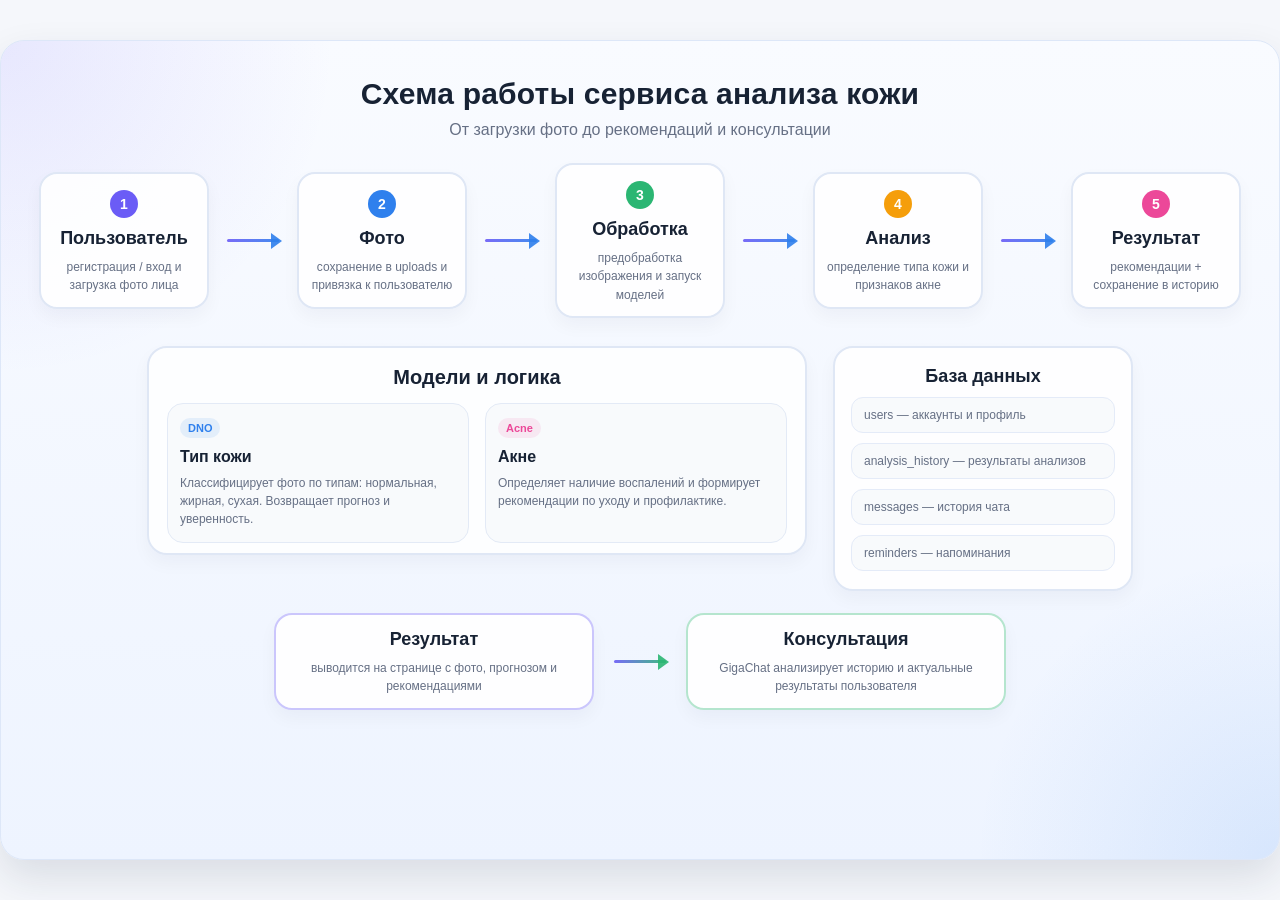
<file: static/skin_algorithm_slide.html>
<!DOCTYPE html>
<html lang="ru">
<head>
  <meta charset="UTF-8" />
  <meta name="viewport" content="width=device-width, initial-scale=1.0" />
  <title>Схема работы сервиса</title>
  <style>
    :root {
      --bg: #f5f7fb;
      --panel: #ffffff;
      --text: #172234;
      --muted: #667085;
      --purple: #6b5cf6;
      --blue: #2f80ed;
      --green: #2bb673;
      --orange: #f59e0b;
      --pink: #ec4899;
      --line: #dfe7f5;
      --shadow: 0 18px 40px rgba(27, 39, 63, 0.12);
    }

    * { box-sizing: border-box; }

    body {
      margin: 0;
      background: var(--bg);
      font-family: "Segoe UI", Arial, sans-serif;
      color: var(--text);
      display: flex;
      align-items: center;
      justify-content: center;
      min-height: 100vh;
    }

    .slide {
      width: 1400px;
      height: 820px;
      background: linear-gradient(180deg, #f9fbff 0%, #eef4ff 100%);
      border: 1px solid #dde7f8;
      border-radius: 24px;
      box-shadow: var(--shadow);
      padding: 36px 34px 24px;
      position: relative;
      overflow: hidden;
    }

    .slide::before {
      content: "";
      position: absolute;
      inset: 0;
      background:
        radial-gradient(circle at top left, rgba(107,92,246,0.12), transparent 22%),
        radial-gradient(circle at bottom right, rgba(47,128,237,0.12), transparent 20%);
      pointer-events: none;
    }

    h1 {
      position: relative;
      margin: 0;
      font-size: 30px;
      letter-spacing: 0.2px;
      text-align: center;
      color: var(--text);
    }

    .subtitle {
      position: relative;
      text-align: center;
      color: var(--muted);
      font-size: 16px;
      margin-top: 10px;
      margin-bottom: 24px;
    }

    .flow {
      position: relative;
      display: flex;
      align-items: center;
      justify-content: center;
      gap: 18px;
      margin-top: 14px;
      flex-wrap: nowrap;
    }

    .step {
      position: relative;
      width: 170px;
      min-height: 130px;
      background: rgba(255,255,255,0.9);
      border: 2px solid var(--line);
      border-radius: 18px;
      padding: 16px 12px 12px;
      text-align: center;
      box-shadow: 0 8px 18px rgba(17, 24, 39, 0.04);
      z-index: 1;
    }

    .step .num {
      display: inline-flex;
      align-items: center;
      justify-content: center;
      width: 28px;
      height: 28px;
      border-radius: 50%;
      font-weight: 700;
      font-size: 14px;
      color: white;
      margin-bottom: 10px;
    }

    .step h3 {
      margin: 0 0 8px;
      font-size: 18px;
      line-height: 1.2;
    }

    .step p {
      margin: 0;
      font-size: 12px;
      line-height: 1.55;
      color: var(--muted);
    }

    .step.purple .num { background: var(--purple); }
    .step.blue .num { background: var(--blue); }
    .step.green .num { background: var(--green); }
    .step.orange .num { background: var(--orange); }
    .step.pink .num { background: var(--pink); }

    .arrow {
      position: relative;
      width: 52px;
      height: 3px;
      background: linear-gradient(90deg, rgba(107,92,246,0.9), rgba(47,128,237,0.9));
      border-radius: 15px;
      flex-shrink: 0;
    }

    .arrow::after {
      content: "";
      position: absolute;
      right: -3px;
      top: 50%;
      width: 0;
      height: 0;
      transform: translateY(-50%);
      border-left: 11px solid rgba(47,128,237,0.9);
      border-top: 8px solid transparent;
      border-bottom: 8px solid transparent;
    }

    .second-row {
      display: flex;
      align-items: flex-start;
      justify-content: center;
      gap: 26px;
      margin-top: 28px;
      position: relative;
    }

    .branch {
      display: flex;
      flex-direction: column;
      gap: 18px;
      width: 660px;
    }

    .models-box {
      background: rgba(255,255,255,0.86);
      border: 2px solid var(--line);
      border-radius: 20px;
      padding: 18px 18px 10px;
      box-shadow: 0 8px 18px rgba(17, 24, 39, 0.04);
    }

    .models-box h2 {
      margin: 0 0 14px;
      font-size: 20px;
      text-align: center;
    }

    .mini-grid {
      display: grid;
      grid-template-columns: 1fr 1fr;
      gap: 16px;
    }

    .model {
      border-radius: 16px;
      padding: 14px 12px;
      background: #f8fafc;
      border: 1px solid #e3eaf6;
    }

    .model .tag {
      display: inline-block;
      font-size: 11px;
      padding: 4px 8px;
      border-radius: 999px;
      font-weight: 700;
      margin-bottom: 10px;
    }

    .model .tag.dno { background: rgba(47,128,237,0.1); color: var(--blue); }
    .model .tag.acne { background: rgba(236,72,153,0.1); color: var(--pink); }

    .model h4 {
      margin: 0 0 8px;
      font-size: 16px;
    }

    .model p {
      margin: 0;
      font-size: 12px;
      line-height: 1.5;
      color: var(--muted);
    }

    .db-box {
      width: 300px;
      background: rgba(255,255,255,0.9);
      border: 2px solid var(--line);
      border-radius: 20px;
      padding: 18px 16px;
      box-shadow: 0 8px 18px rgba(17, 24, 39, 0.04);
    }

    .db-box h3 {
      margin: 0 0 10px;
      text-align: center;
      font-size: 18px;
    }

    .db-box ul {
      list-style: none;
      padding: 0;
      margin: 0;
      display: flex;
      flex-direction: column;
      gap: 10px;
    }

    .db-box li {
      background: #f8fafc;
      border: 1px solid #e4ebf8;
      border-radius: 12px;
      padding: 10px 12px;
      font-size: 12px;
      color: var(--muted);
    }

    .bottom-band {
      display: flex;
      justify-content: center;
      align-items: center;
      gap: 20px;
      margin-top: 22px;
      position: relative;
    }

    .result-card {
      width: 320px;
      background: rgba(255,255,255,0.9);
      border: 2px solid var(--line);
      border-radius: 18px;
      padding: 14px 16px;
      text-align: center;
      box-shadow: 0 8px 18px rgba(17, 24, 39, 0.04);
    }

    .result-card strong {
      display: block;
      font-size: 18px;
      margin-bottom: 8px;
    }

    .result-card span {
      font-size: 12px;
      color: var(--muted);
    }

    .result-card.purple { border-color: rgba(107,92,246,0.35); }
    .result-card.green { border-color: rgba(43,182,115,0.35); }

    .divider {
      width: 52px;
      height: 3px;
      background: linear-gradient(90deg, rgba(107,92,246,0.9), rgba(43,182,115,0.9));
      border-radius: 15px;
      position: relative;
    }

    .divider::after {
      content: "";
      position: absolute;
      right: -3px;
      top: 50%;
      width: 0;
      height: 0;
      transform: translateY(-50%);
      border-left: 11px solid rgba(43,182,115,0.9);
      border-top: 8px solid transparent;
      border-bottom: 8px solid transparent;
    }
  </style>
</head>
<body>
  <div class="slide">
    <h1>Схема работы сервиса анализа кожи</h1>
    <div class="subtitle">От загрузки фото до рекомендаций и консультации</div>

    <div class="flow">
      <div class="step purple">
        <div class="num">1</div>
        <h3>Пользователь</h3>
        <p>регистрация / вход и загрузка фото лица</p>
      </div>
      <div class="arrow"></div>

      <div class="step blue">
        <div class="num">2</div>
        <h3>Фото</h3>
        <p>сохранение в uploads и привязка к пользователю</p>
      </div>
      <div class="arrow"></div>

      <div class="step green">
        <div class="num">3</div>
        <h3>Обработка</h3>
        <p>предобработка изображения и запуск моделей</p>
      </div>
      <div class="arrow"></div>

      <div class="step orange">
        <div class="num">4</div>
        <h3>Анализ</h3>
        <p>определение типа кожи и признаков акне</p>
      </div>
      <div class="arrow"></div>

      <div class="step pink">
        <div class="num">5</div>
        <h3>Результат</h3>
        <p>рекомендации + сохранение в историю</p>
      </div>
    </div>

    <div class="second-row">
      <div class="branch">
        <div class="models-box">
          <h2>Модели и логика</h2>
          <div class="mini-grid">
            <div class="model">
              <span class="tag dno">DNO</span>
              <h4>Тип кожи</h4>
              <p>Классифицирует фото по типам: нормальная, жирная, сухая. Возвращает прогноз и уверенность.</p>
            </div>
            <div class="model">
              <span class="tag acne">Acne</span>
              <h4>Акне</h4>
              <p>Определяет наличие воспалений и формирует рекомендации по уходу и профилактике.</p>
            </div>
          </div>
        </div>
      </div>

      <div class="db-box">
        <h3>База данных</h3>
        <ul>
          <li>users — аккаунты и профиль</li>
          <li>analysis_history — результаты анализов</li>
          <li>messages — история чата</li>
          <li>reminders — напоминания</li>
        </ul>
      </div>
    </div>

    <div class="bottom-band">
      <div class="result-card purple">
        <strong>Результат</strong>
        <span>выводится на странице с фото, прогнозом и рекомендациями</span>
      </div>
      <div class="divider"></div>
      <div class="result-card green">
        <strong>Консультация</strong>
        <span>GigaChat анализирует историю и актуальные результаты пользователя</span>
      </div>
    </div>
  </div>
</body>
</html>
</file>
